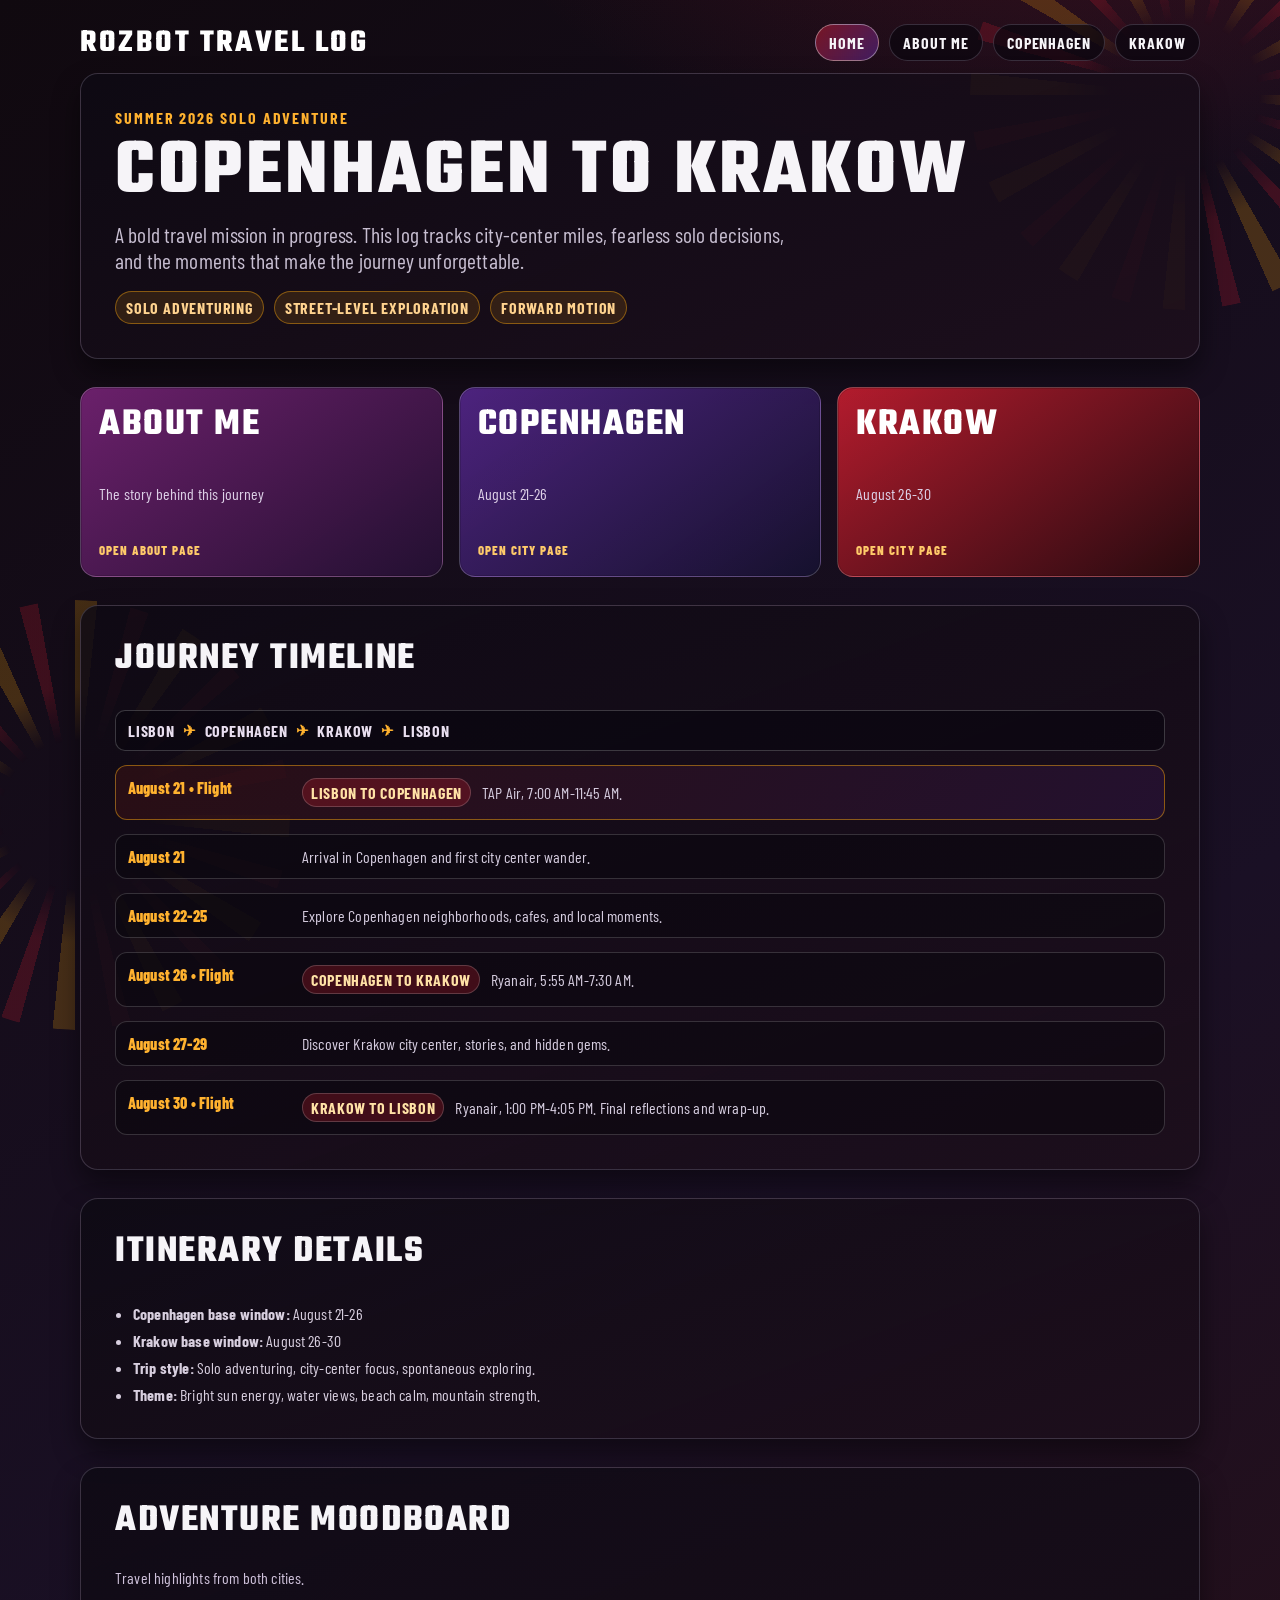
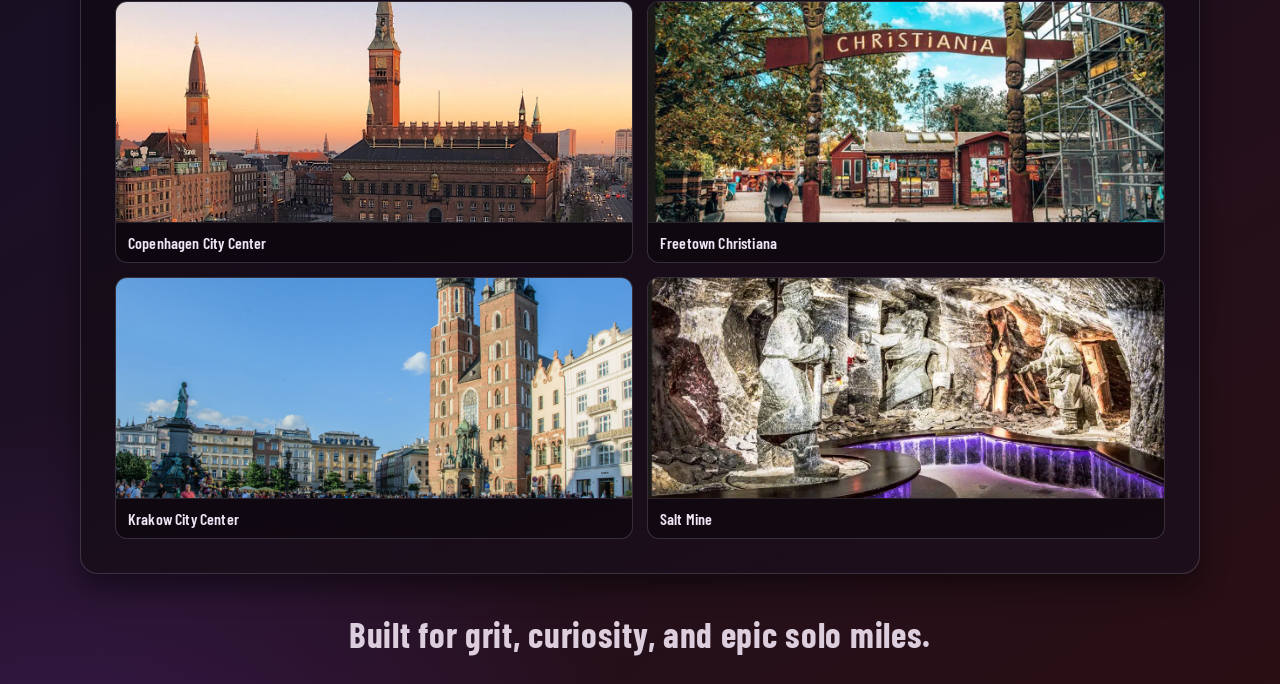
<file: index.html>
<!doctype html>
<html lang="en">
<head>
	<meta charset="UTF-8" />
	<meta name="viewport" content="width=device-width, initial-scale=1.0" />
	<title>Solo Adventure Route: Copenhagen to Krakow</title>
	<link rel="preconnect" href="https://fonts.googleapis.com" />
	<link rel="preconnect" href="https://fonts.gstatic.com" crossorigin />
	<link href="https://fonts.googleapis.com/css2?family=Barlow+Condensed:wght@400;500;600;700&family=Teko:wght@500;700&display=swap" rel="stylesheet" />
	<link rel="stylesheet" href="styles.css" />
</head>
<body>
	<div class="bg-shape bg-shape-a"></div>
	<div class="bg-shape bg-shape-b"></div>

	<header class="site-header">
		<div class="brand">ROZBOT TRAVEL LOG</div>
		<nav>
			<a href="index.html" class="nav-link active">Home</a>
			<a href="about.html" class="nav-link">About Me</a>
			<a href="copenhagen.html" class="nav-link">Copenhagen</a>
			<a href="krakow.html" class="nav-link">Krakow</a>
		</nav>
	</header>

	<main class="container">
		<section class="hero reveal reveal-1">
			<p class="eyebrow">Summer 2026 Solo Adventure</p>
			<h1>Copenhagen to Krakow</h1>
			<p class="lead">
				A bold travel mission in progress. This log tracks city-center miles,
				fearless solo decisions, and the moments that make the journey unforgettable.
			</p>
			<div class="chip-row">
				<span class="chip">Solo Adventuring</span>
				<span class="chip">Street-Level Exploration</span>
				<span class="chip">Forward Motion</span>
			</div>
		</section>

		<section class="cards reveal reveal-2">
			<a class="city-card card-about" href="about.html">
				<h2>About Me</h2>
				<p>The story behind this journey</p>
				<span>Open about page</span>
			</a>
			<a class="city-card card-copenhagen" href="copenhagen.html">
				<h2>Copenhagen</h2>
				<p>August 21-26</p>
				<span>Open city page</span>
			</a>
			<a class="city-card card-krakow" href="krakow.html">
				<h2>Krakow</h2>
				<p>August 26-30</p>
				<span>Open city page</span>
			</a>
		</section>

		<section class="timeline reveal reveal-3">
			<h2>Journey Timeline</h2>
			<div class="plane-line" aria-hidden="true">
				<span>Lisbon</span>
				<span class="plane">✈</span>
				<span>Copenhagen</span>
				<span class="plane">✈</span>
				<span>Krakow</span>
				<span class="plane">✈</span>
				<span>Lisbon</span>
			</div>
			<ol>
				<li class="flight-event">
					<div class="date">August 21 • Flight</div>
					<div class="event">
						<span class="flight-pill">Lisbon to Copenhagen</span>
						TAP Air, 7:00 AM-11:45 AM.
					</div>
				</li>
				<li>
					<div class="date">August 21</div>
					<div class="event">Arrival in Copenhagen and first city center wander.</div>
				</li>
				<li>
					<div class="date">August 22-25</div>
					<div class="event">Explore Copenhagen neighborhoods, cafes, and local moments.</div>
				</li>
				<li>
					<div class="date">August 26 • Flight</div>
					<div class="event">
						<span class="flight-pill">Copenhagen to Krakow</span>
						Ryanair, 5:55 AM-7:30 AM.
					</div>
				</li>
				<li>
					<div class="date">August 27-29</div>
					<div class="event">Discover Krakow city center, stories, and hidden gems.</div>
				</li>
				<li>
					<div class="date">August 30 • Flight</div>
					<div class="event">
						<span class="flight-pill">Krakow to Lisbon</span>
						Ryanair, 1:00 PM-4:05 PM. Final reflections and wrap-up.
					</div>
				</li>
			</ol>
		</section>

		<section class="highlights reveal reveal-3">
			<h2>Itinerary Details</h2>
			<ul>
				<li><strong>Copenhagen base window:</strong> August 21-26</li>
				<li><strong>Krakow base window:</strong> August 26-30</li>
				<li><strong>Trip style:</strong> Solo adventuring, city-center focus, spontaneous exploring.</li>
				<li><strong>Theme:</strong> Bright sun energy, water views, beach calm, mountain strength.</li>
			</ul>
		</section>

		<section class="scenes reveal reveal-3">
			<h2>Adventure Moodboard</h2>
			<p class="photo-note">
				Travel highlights from both cities.
			</p>
			<div class="scene-grid">
				<figure class="scene-card">
					<img src="images/copenhagenCityHall.png" alt="Copenhagen city center" />
					<figcaption>Copenhagen City Center</figcaption>
				</figure>
				<figure class="scene-card">
					<img src="images/CopenhagenChristiana.png" alt="Freetown Christiana" />
					<figcaption>Freetown Christiana</figcaption>
				</figure>
				<figure class="scene-card">
					<img src="images/KrakowCityCenter.png" alt="Krakow city center" />
					<figcaption>Krakow City Center</figcaption>
				</figure>
				<figure class="scene-card">
					<img src="images/krakowSaltMine.png" alt="Krakow salt mine" />
					<figcaption>Salt Mine</figcaption>
				</figure>
			</div>
		</section>
	</main>

	<footer class="site-footer">
		<p>Built for grit, curiosity, and epic solo miles.</p>
	</footer>
</body>
</html>
</file>
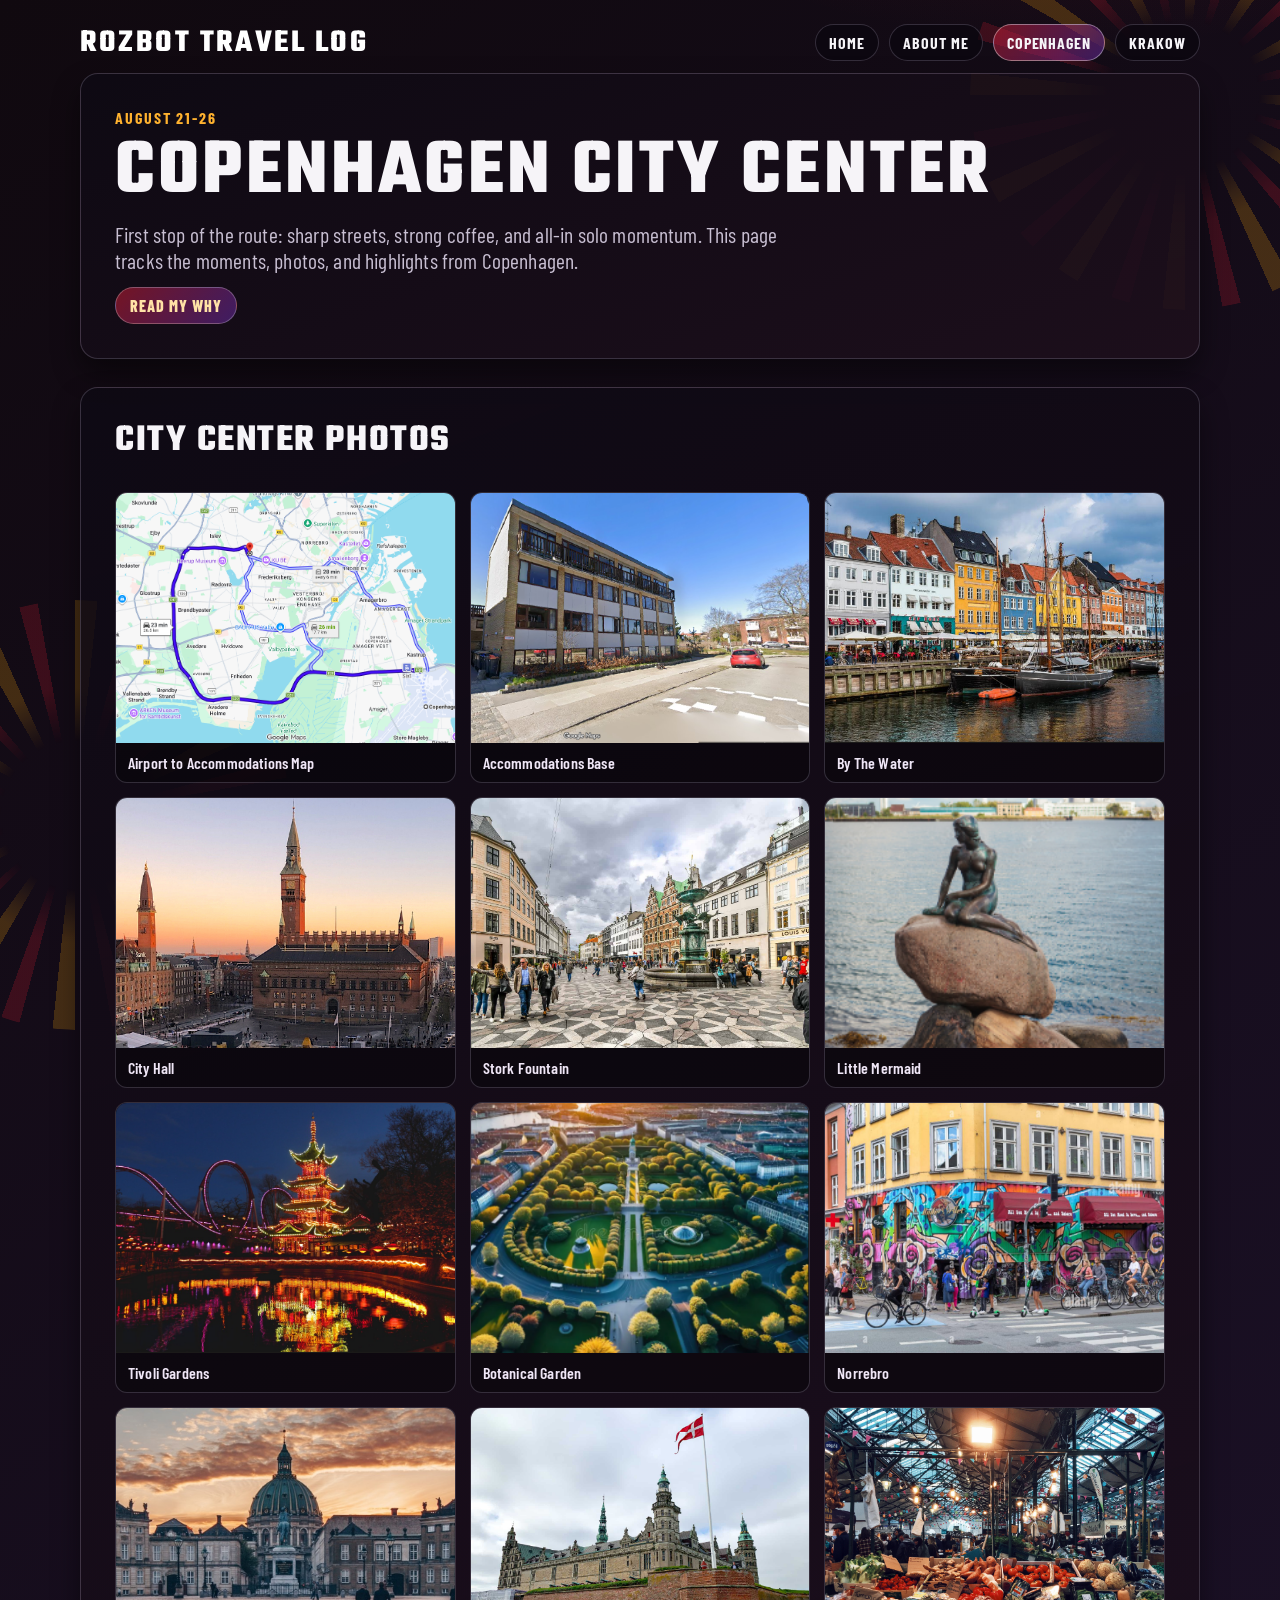
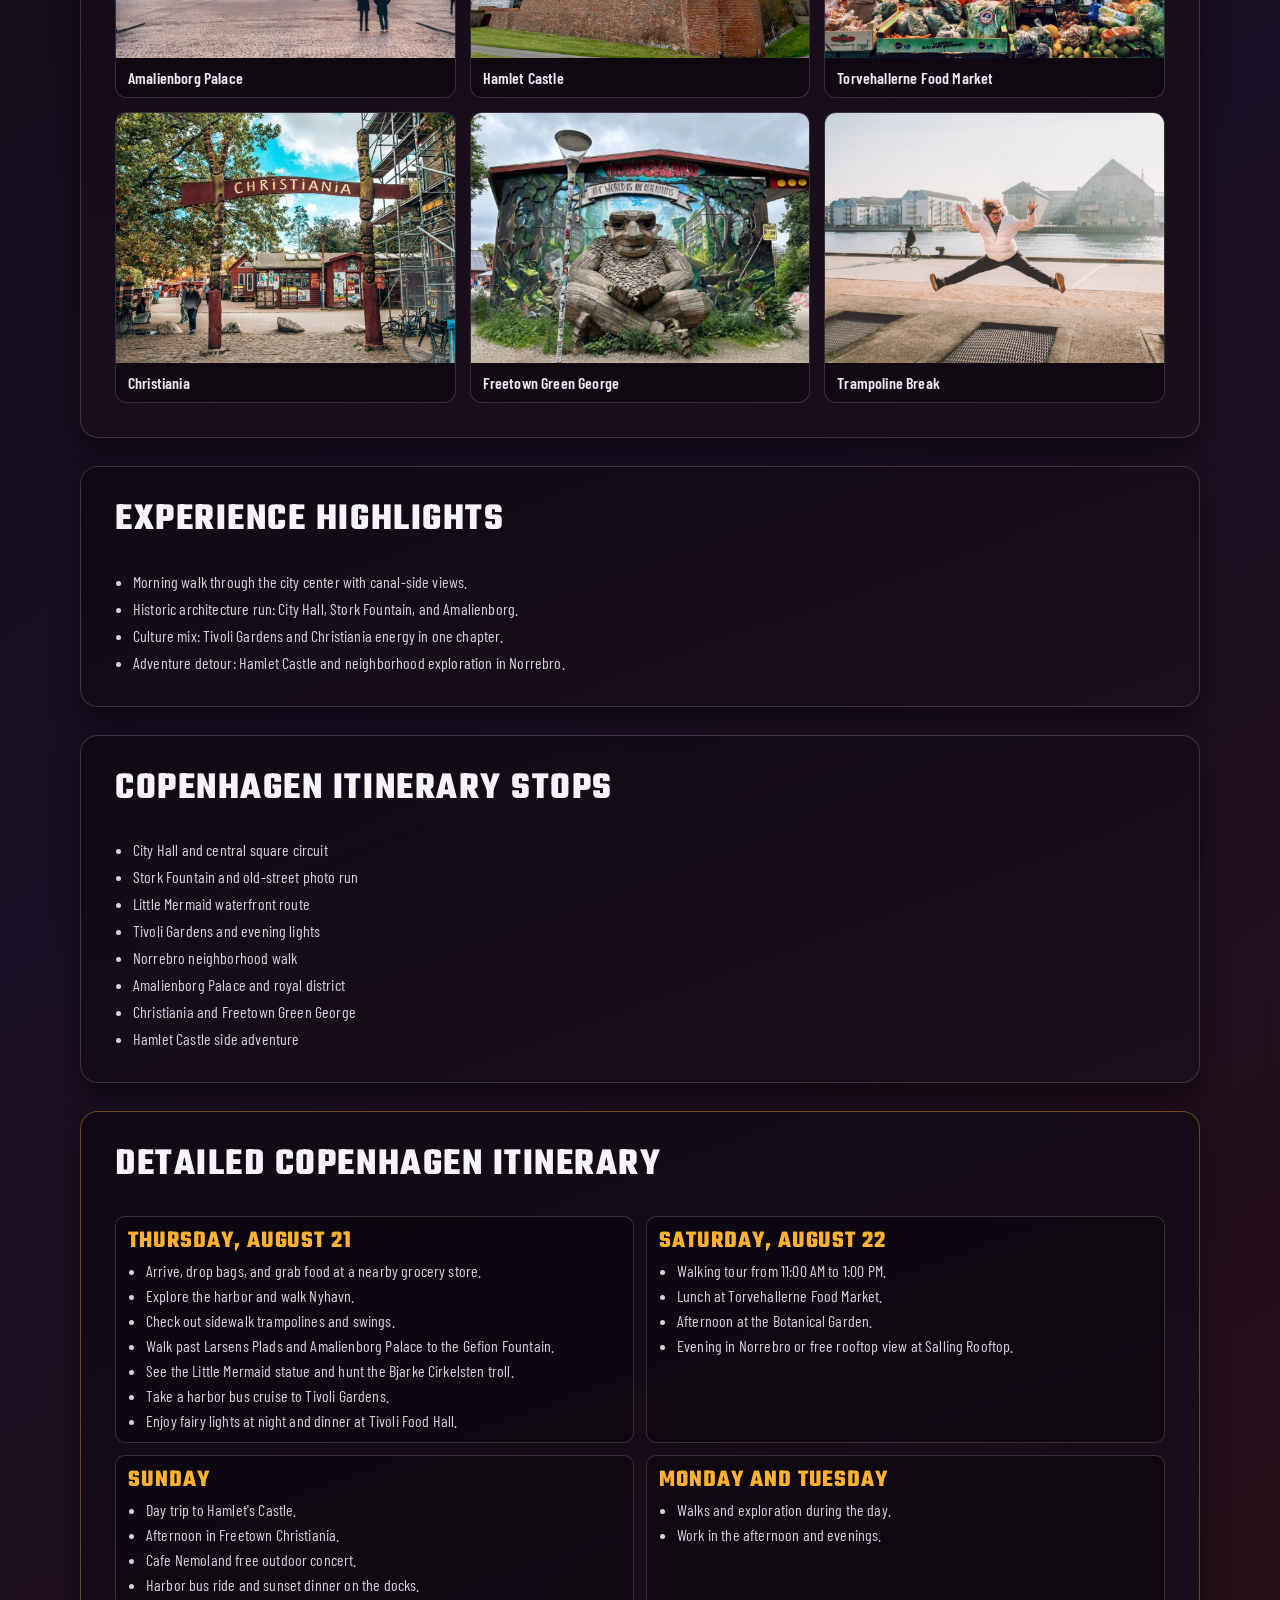
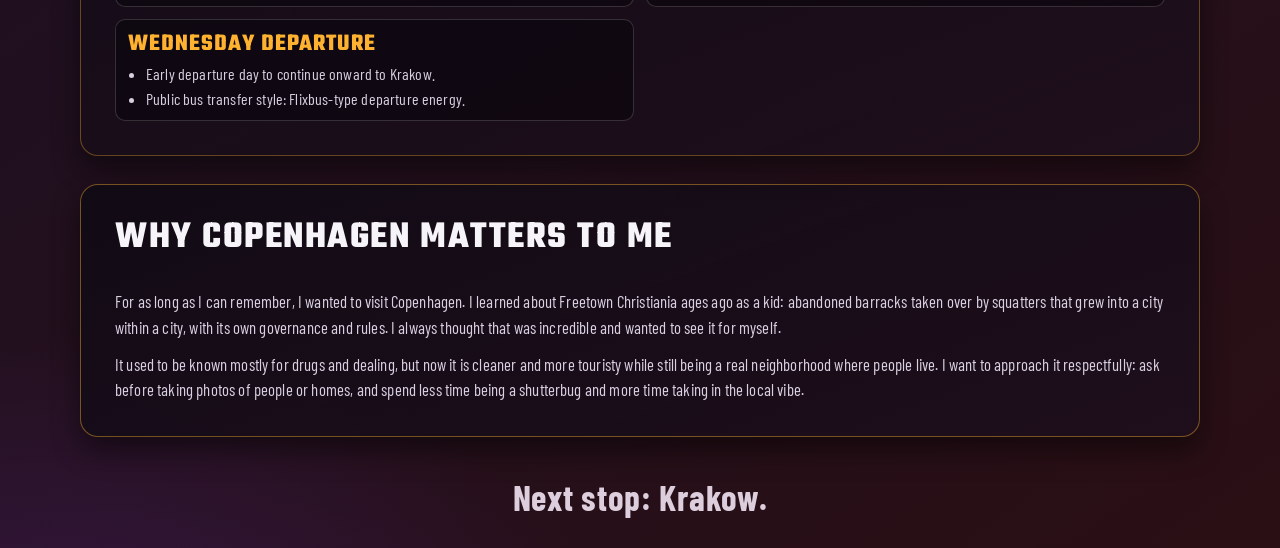
<file: copenhagen.html>
<!doctype html>
<html lang="en">
<head>
  <meta charset="UTF-8" />
  <meta name="viewport" content="width=device-width, initial-scale=1.0" />
  <title>Copenhagen | Solo Adventure</title>
  <link rel="preconnect" href="https://fonts.googleapis.com" />
  <link rel="preconnect" href="https://fonts.gstatic.com" crossorigin />
  <link href="https://fonts.googleapis.com/css2?family=Barlow+Condensed:wght@400;500;600;700&family=Teko:wght@500;700&display=swap" rel="stylesheet" />
  <link rel="stylesheet" href="styles.css" />
</head>
<body>
  <div class="bg-shape bg-shape-a"></div>
  <div class="bg-shape bg-shape-b"></div>

  <header class="site-header">
    <div class="brand">ROZBOT TRAVEL LOG</div>
    <nav>
      <a href="index.html" class="nav-link">Home</a>
      <a href="about.html" class="nav-link">About Me</a>
      <a href="copenhagen.html" class="nav-link active">Copenhagen</a>
      <a href="krakow.html" class="nav-link">Krakow</a>
    </nav>
  </header>

  <main class="container">
    <section class="hero reveal reveal-1">
      <p class="eyebrow">August 21-26</p>
      <h1>Copenhagen City Center</h1>
      <p class="lead">
        First stop of the route: sharp streets, strong coffee, and all-in solo momentum.
        This page tracks the moments, photos, and highlights from Copenhagen.
      </p>
      <p class="jump-row">
        <a href="#why-copenhagen" class="jump-link">Read My Why</a>
      </p>
    </section>

    <section class="photo-grid reveal reveal-2">
      <h2>City Center Photos</h2>
      <div class="gallery">
        <figure>
          <img src="images/CopenhagenLocation-1.png" alt="Copenhagen location view" onerror="this.style.display='none'; this.parentElement.classList.add('empty-photo');" />
          <figcaption>Airport to Accommodations Map</figcaption>
        </figure>
        <figure>
          <img src="images/CopenhagenStreetView-2.png" alt="Copenhagen street scene" onerror="this.style.display='none'; this.parentElement.classList.add('empty-photo');" />
          <figcaption>Accommodations Base</figcaption>
        </figure>
        <figure>
          <img src="images/CopenhagenByTheWater.png" alt="Copenhagen by the water" onerror="this.style.display='none'; this.parentElement.classList.add('empty-photo');" />
          <figcaption>By The Water</figcaption>
        </figure>
        <figure>
          <img src="images/copenhagenCityHall.png" alt="Copenhagen City Hall" onerror="this.style.display='none'; this.parentElement.classList.add('empty-photo');" />
          <figcaption>City Hall</figcaption>
        </figure>
        <figure>
          <img src="images/CopenhagenStorkFountain.png" alt="Copenhagen Stork Fountain" onerror="this.style.display='none'; this.parentElement.classList.add('empty-photo');" />
          <figcaption>Stork Fountain</figcaption>
        </figure>
        <figure>
          <img src="images/CopenhagenLittleMermaid.png" alt="The Little Mermaid in Copenhagen" onerror="this.style.display='none'; this.parentElement.classList.add('empty-photo');" />
          <figcaption>Little Mermaid</figcaption>
        </figure>
        <figure>
          <img src="images/CopenhagenTivoliGardens.png" alt="Tivoli Gardens in Copenhagen" onerror="this.style.display='none'; this.parentElement.classList.add('empty-photo');" />
          <figcaption>Tivoli Gardens</figcaption>
        </figure>
        <figure>
          <img src="images/CopenhagenBotanicalGarden.png" alt="Copenhagen Botanical Garden" onerror="this.style.display='none'; this.parentElement.classList.add('empty-photo');" />
          <figcaption>Botanical Garden</figcaption>
        </figure>
        <figure>
          <img src="images/copenhagenNorrebro.png" alt="Norrebro in Copenhagen" onerror="this.style.display='none'; this.parentElement.classList.add('empty-photo');" />
          <figcaption>Norrebro</figcaption>
        </figure>
        <figure>
          <img src="images/copenhagenAmalienborgPalace.png" alt="Amalienborg Palace in Copenhagen" onerror="this.style.display='none'; this.parentElement.classList.add('empty-photo');" />
          <figcaption>Amalienborg Palace</figcaption>
        </figure>
        <figure>
          <img src="images/CopenhagenHamletCastle.png" alt="Hamlet Castle trip" onerror="this.style.display='none'; this.parentElement.classList.add('empty-photo');" />
          <figcaption>Hamlet Castle</figcaption>
        </figure>
        <figure>
          <img src="images/copenhagen-torvehallerne food market.png" alt="Torvehallerne Food Market in Copenhagen" onerror="this.style.display='none'; this.parentElement.classList.add('empty-photo');" />
          <figcaption>Torvehallerne Food Market</figcaption>
        </figure>
        <figure>
          <img src="images/CopenhagenChristiana.png" alt="Christiania in Copenhagen" onerror="this.style.display='none'; this.parentElement.classList.add('empty-photo');" />
          <figcaption>Christiania</figcaption>
        </figure>
        <figure>
          <img src="images/CopenhagenFreeTownGreenGeorge.png" alt="Freetown Green George area" onerror="this.style.display='none'; this.parentElement.classList.add('empty-photo');" />
          <figcaption>Freetown Green George</figcaption>
        </figure>
        <figure>
          <img src="images/copenhagentrampoline.png" alt="Copenhagen trampoline moment" onerror="this.style.display='none'; this.parentElement.classList.add('empty-photo');" />
          <figcaption>Trampoline Break</figcaption>
        </figure>
      </div>
    </section>

    <section class="highlights reveal reveal-3">
      <h2>Experience Highlights</h2>
      <ul>
        <li>Morning walk through the city center with canal-side views.</li>
        <li>Historic architecture run: City Hall, Stork Fountain, and Amalienborg.</li>
        <li>Culture mix: Tivoli Gardens and Christiania energy in one chapter.</li>
        <li>Adventure detour: Hamlet Castle and neighborhood exploration in Norrebro.</li>
      </ul>
    </section>

		<section class="highlights reveal reveal-3">
			<h2>Copenhagen Itinerary Stops</h2>
			<ul>
        <li>City Hall and central square circuit</li>
        <li>Stork Fountain and old-street photo run</li>
        <li>Little Mermaid waterfront route</li>
        <li>Tivoli Gardens and evening lights</li>
        <li>Norrebro neighborhood walk</li>
        <li>Amalienborg Palace and royal district</li>
        <li>Christiania and Freetown Green George</li>
        <li>Hamlet Castle side adventure</li>
			</ul>
		</section>

    <section class="highlights reveal reveal-3 itinerary-block">
      <h2>Detailed Copenhagen Itinerary</h2>
      <div class="itinerary-days">
        <article class="itinerary-day">
          <h3>Thursday, August 21</h3>
          <ul>
            <li>Arrive, drop bags, and grab food at a nearby grocery store.</li>
            <li>Explore the harbor and walk Nyhavn.</li>
            <li>Check out sidewalk trampolines and swings.</li>
            <li>Walk past Larsens Plads and Amalienborg Palace to the Gefion Fountain.</li>
            <li>See the Little Mermaid statue and hunt the Bjarke Cirkelsten troll.</li>
            <li>Take a harbor bus cruise to Tivoli Gardens.</li>
            <li>Enjoy fairy lights at night and dinner at Tivoli Food Hall.</li>
          </ul>
        </article>

        <article class="itinerary-day">
          <h3>Saturday, August 22</h3>
          <ul>
            <li>Walking tour from 11:00 AM to 1:00 PM.</li>
            <li>Lunch at Torvehallerne Food Market.</li>
            <li>Afternoon at the Botanical Garden.</li>
            <li>Evening in Norrebro or free rooftop view at Salling Rooftop.</li>
          </ul>
        </article>

        <article class="itinerary-day">
          <h3>Sunday</h3>
          <ul>
            <li>Day trip to Hamlet's Castle.</li>
            <li>Afternoon in Freetown Christiania.</li>
            <li>Cafe Nemoland free outdoor concert.</li>
            <li>Harbor bus ride and sunset dinner on the docks.</li>
          </ul>
        </article>

        <article class="itinerary-day">
          <h3>Monday and Tuesday</h3>
          <ul>
            <li>Walks and exploration during the day.</li>
            <li>Work in the afternoon and evenings.</li>
          </ul>
        </article>

        <article class="itinerary-day">
          <h3>Wednesday Departure</h3>
          <ul>
            <li>Early departure day to continue onward to Krakow.</li>
            <li>Public bus transfer style: Flixbus-type departure energy.</li>
          </ul>
        </article>
      </div>
    </section>

    <section id="why-copenhagen" class="highlights reveal reveal-3 personal-note-block">
      <h2>Why Copenhagen Matters To Me</h2>
      <div class="personal-note">
        <p>
          For as long as I can remember, I wanted to visit Copenhagen. I learned about
          Freetown Christiania ages ago as a kid: abandoned barracks taken over by
          squatters that grew into a city within a city, with its own governance and
          rules. I always thought that was incredible and wanted to see it for myself.
        </p>
        <p>
          It used to be known mostly for drugs and dealing, but now it is cleaner and
          more touristy while still being a real neighborhood where people live. I want
          to approach it respectfully: ask before taking photos of people or homes, and
          spend less time being a shutterbug and more time taking in the local vibe.
        </p>
      </div>
    </section>
  </main>

  <footer class="site-footer">
    <p>Next stop: Krakow.</p>
  </footer>
</body>
</html>
</file>
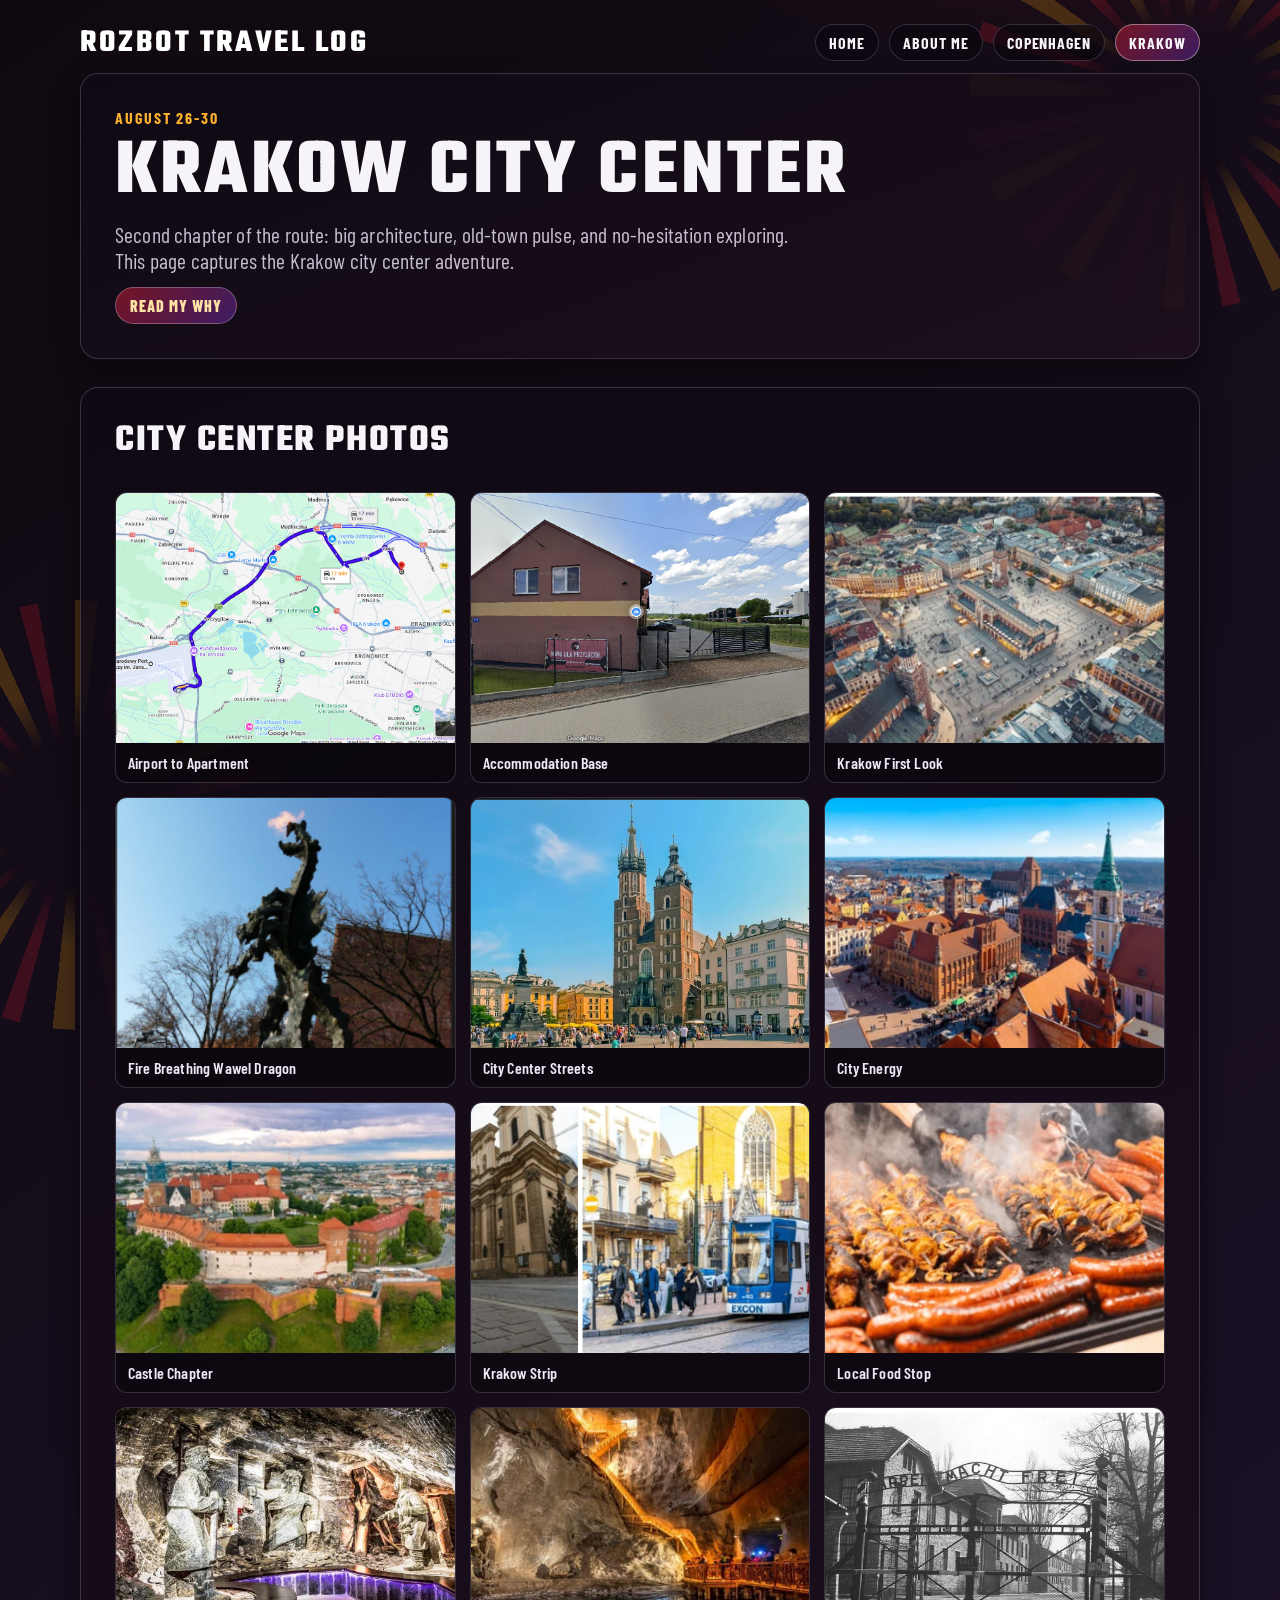
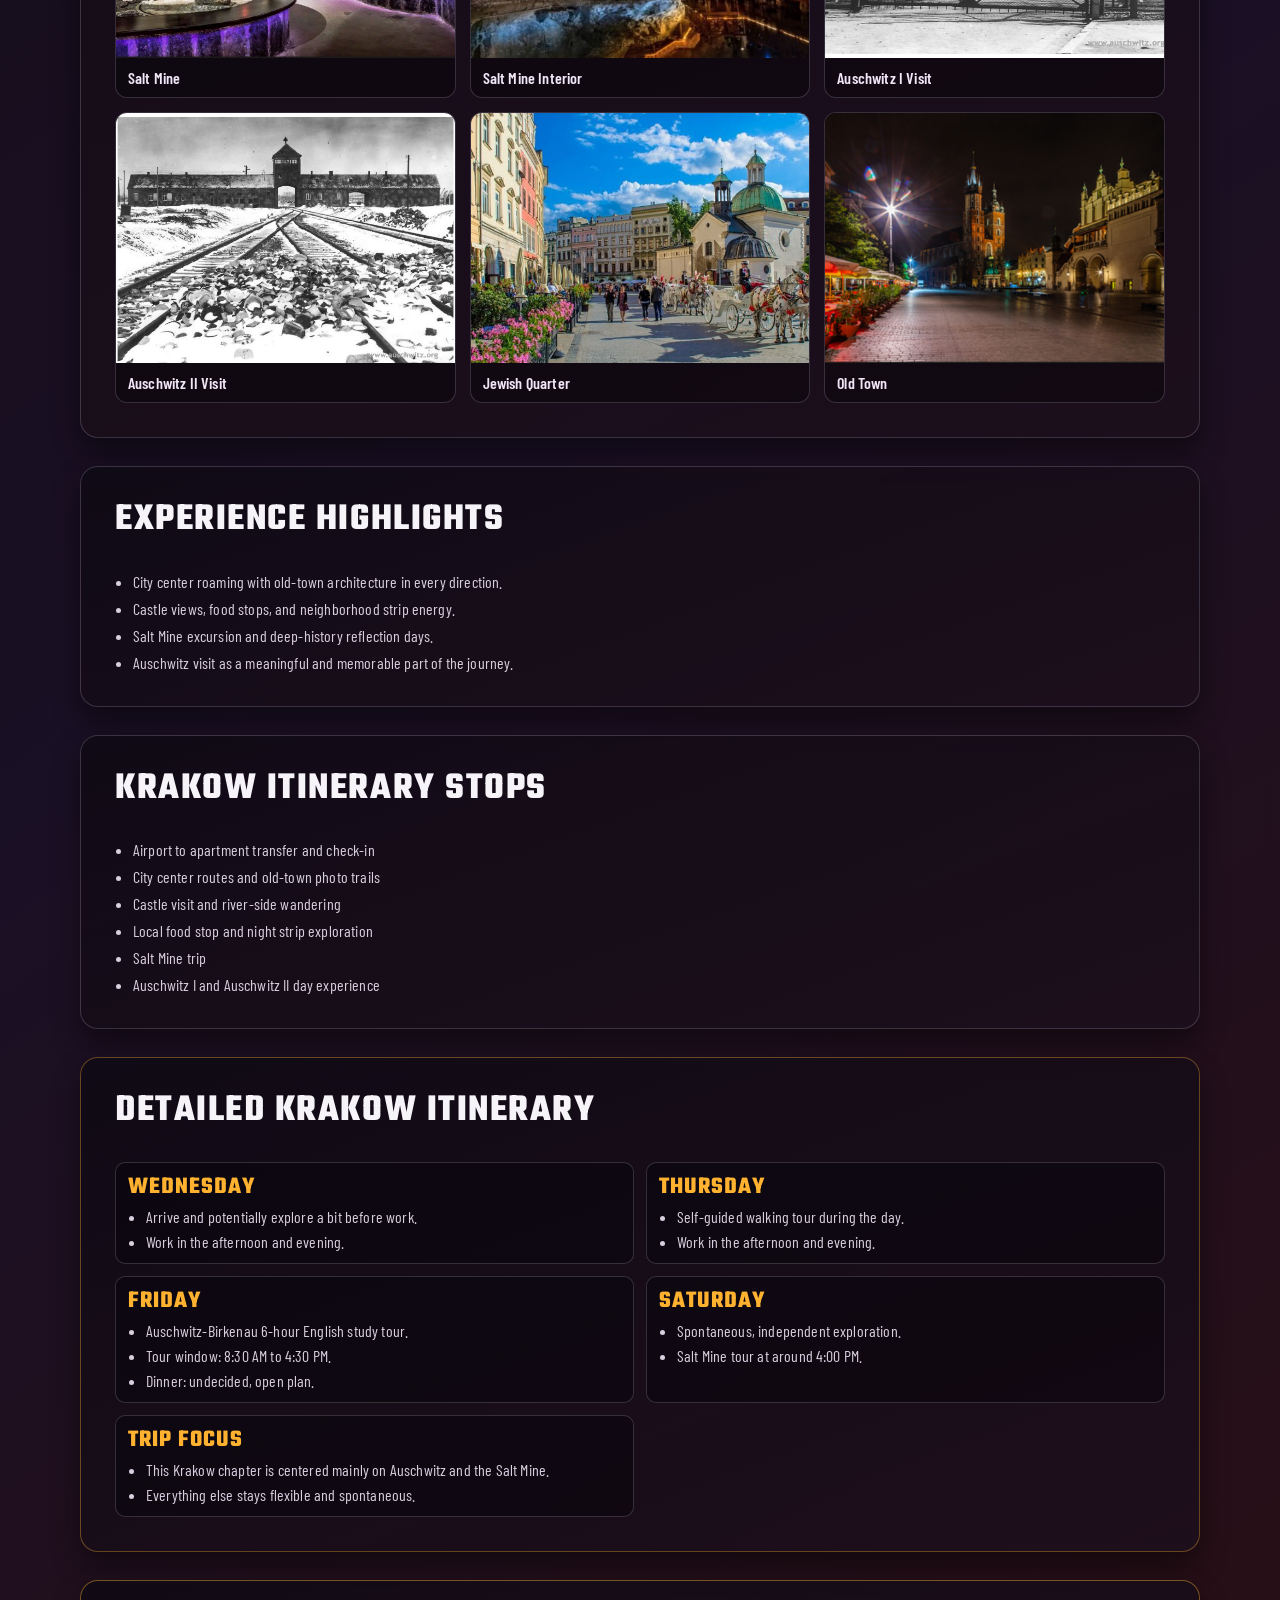
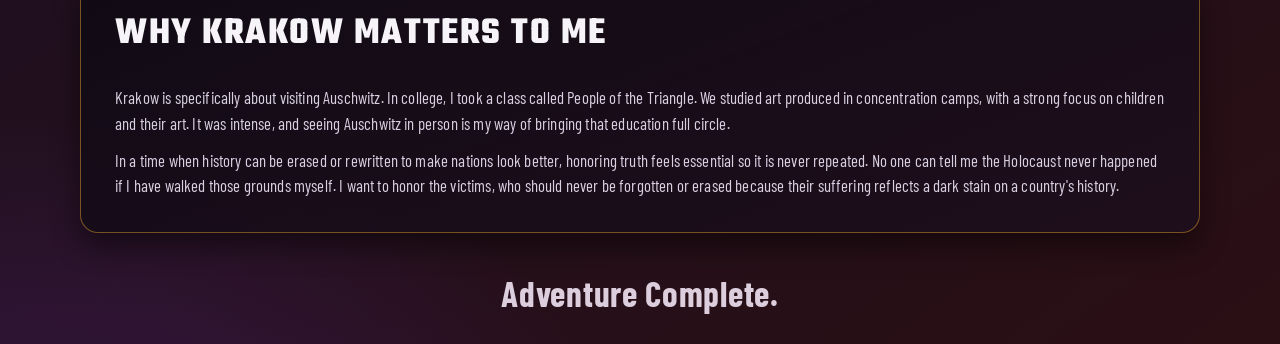
<file: krakow.html>
<!doctype html>
<html lang="en">
<head>
  <meta charset="UTF-8" />
  <meta name="viewport" content="width=device-width, initial-scale=1.0" />
  <title>Krakow | Solo Adventure</title>
  <link rel="preconnect" href="https://fonts.googleapis.com" />
  <link rel="preconnect" href="https://fonts.gstatic.com" crossorigin />
  <link href="https://fonts.googleapis.com/css2?family=Barlow+Condensed:wght@400;500;600;700&family=Teko:wght@500;700&display=swap" rel="stylesheet" />
  <link rel="stylesheet" href="styles.css" />
</head>
<body>
  <div class="bg-shape bg-shape-a"></div>
  <div class="bg-shape bg-shape-b"></div>

  <header class="site-header">
    <div class="brand">ROZBOT TRAVEL LOG</div>
    <nav>
      <a href="index.html" class="nav-link">Home</a>
      <a href="about.html" class="nav-link">About Me</a>
      <a href="copenhagen.html" class="nav-link">Copenhagen</a>
      <a href="krakow.html" class="nav-link active">Krakow</a>
    </nav>
  </header>

  <main class="container">
    <section class="hero reveal reveal-1">
      <p class="eyebrow">August 26-30</p>
      <h1>Krakow City Center</h1>
      <p class="lead">
        Second chapter of the route: big architecture, old-town pulse, and no-hesitation exploring.
        This page captures the Krakow city center adventure.
      </p>
      <p class="jump-row">
        <a href="#why-krakow" class="jump-link">Read My Why</a>
      </p>
    </section>

    <section class="photo-grid reveal reveal-2">
      <h2>City Center Photos</h2>
      <div class="gallery">
        <figure>
          <img src="images/krakowAirportToApartment.png" alt="Krakow airport to apartment route" onerror="this.style.display='none'; this.parentElement.classList.add('empty-photo');" />
          <figcaption>Airport to Apartment</figcaption>
        </figure>
        <figure>
          <img src="images/KrakowAccommodations.png" alt="Krakow accommodation" onerror="this.style.display='none'; this.parentElement.classList.add('empty-photo');" />
          <figcaption>Accommodation Base</figcaption>
        </figure>
        <figure>
          <img src="images/krakow.png" alt="Krakow overview" onerror="this.style.display='none'; this.parentElement.classList.add('empty-photo');" />
          <figcaption>Krakow First Look</figcaption>
        </figure>
        <figure>
          <img src="images/karkowDragon.png" alt="Krakow dragon statue" onerror="this.style.display='none'; this.parentElement.classList.add('empty-photo');" />
          <figcaption>Fire Breathing Wawel Dragon</figcaption>
        </figure>
        <figure>
          <img src="images/KrakowCityCenter2.png" alt="Krakow city center second view" onerror="this.style.display='none'; this.parentElement.classList.add('empty-photo');" />
          <figcaption>City Center Streets</figcaption>
        </figure>
        <figure>
          <img src="images/KrakowCity3.png" alt="Krakow city scene" onerror="this.style.display='none'; this.parentElement.classList.add('empty-photo');" />
          <figcaption>City Energy</figcaption>
        </figure>
        <figure>
          <img src="images/krakowcastle.png" alt="Krakow castle" onerror="this.style.display='none'; this.parentElement.classList.add('empty-photo');" />
          <figcaption>Castle Chapter</figcaption>
        </figure>
        <figure>
          <img src="images/krakowStrip.png" alt="Krakow strip and nightlife zone" onerror="this.style.display='none'; this.parentElement.classList.add('empty-photo');" />
          <figcaption>Krakow Strip</figcaption>
        </figure>
        <figure>
          <img src="images/krakowsausages.png" alt="Krakow local food sausages" onerror="this.style.display='none'; this.parentElement.classList.add('empty-photo');" />
          <figcaption>Local Food Stop</figcaption>
        </figure>
        <figure>
          <img src="images/krakowSaltMine.png" alt="Krakow Salt Mine" onerror="this.style.display='none'; this.parentElement.classList.add('empty-photo');" />
          <figcaption>Salt Mine</figcaption>
        </figure>
        <figure>
          <img src="images/krakowSaltMine2.png" alt="Krakow Salt Mine second view" onerror="this.style.display='none'; this.parentElement.classList.add('empty-photo');" />
          <figcaption>Salt Mine Interior</figcaption>
        </figure>
        <figure>
          <img src="images/KrakowAuschwitzI.png" alt="Auschwitz visit, Krakow trip" onerror="this.style.display='none'; this.parentElement.classList.add('empty-photo');" />
          <figcaption>Auschwitz I Visit</figcaption>
        </figure>
        <figure>
          <img src="images/KrakowAuschwitzII.png" alt="Auschwitz second visit, Krakow trip" onerror="this.style.display='none'; this.parentElement.classList.add('empty-photo');" />
          <figcaption>Auschwitz II Visit</figcaption>
        </figure>
        <figure>
          <img src="images/krakow-jewishquarter.png" alt="Krakow Jewish Quarter" onerror="this.style.display='none'; this.parentElement.classList.add('empty-photo');" />
          <figcaption>Jewish Quarter</figcaption>
        </figure>
        <figure>
          <img src="images/krakow-oldtown.png" alt="Krakow Old Town" onerror="this.style.display='none'; this.parentElement.classList.add('empty-photo');" />
          <figcaption>Old Town</figcaption>
        </figure>
      </div>
    </section>

    <section class="highlights reveal reveal-3">
      <h2>Experience Highlights</h2>
      <ul>
        <li>City center roaming with old-town architecture in every direction.</li>
        <li>Castle views, food stops, and neighborhood strip energy.</li>
        <li>Salt Mine excursion and deep-history reflection days.</li>
        <li>Auschwitz visit as a meaningful and memorable part of the journey.</li>
      </ul>
    </section>

		<section class="highlights reveal reveal-3">
			<h2>Krakow Itinerary Stops</h2>
			<ul>
        <li>Airport to apartment transfer and check-in</li>
        <li>City center routes and old-town photo trails</li>
        <li>Castle visit and river-side wandering</li>
        <li>Local food stop and night strip exploration</li>
        <li>Salt Mine trip</li>
        <li>Auschwitz I and Auschwitz II day experience</li>
			</ul>
		</section>

    <section class="highlights reveal reveal-3 itinerary-block">
      <h2>Detailed Krakow Itinerary</h2>
      <div class="itinerary-days">
        <article class="itinerary-day">
          <h3>Wednesday</h3>
          <ul>
            <li>Arrive and potentially explore a bit before work.</li>
            <li>Work in the afternoon and evening.</li>
          </ul>
        </article>

        <article class="itinerary-day">
          <h3>Thursday</h3>
          <ul>
            <li>Self-guided walking tour during the day.</li>
            <li>Work in the afternoon and evening.</li>
          </ul>
        </article>

        <article class="itinerary-day">
          <h3>Friday</h3>
          <ul>
            <li>Auschwitz-Birkenau 6-hour English study tour.</li>
            <li>Tour window: 8:30 AM to 4:30 PM.</li>
            <li>Dinner: undecided, open plan.</li>
          </ul>
        </article>

        <article class="itinerary-day">
          <h3>Saturday</h3>
          <ul>
            <li>Spontaneous, independent exploration.</li>
            <li>Salt Mine tour at around 4:00 PM.</li>
          </ul>
        </article>

        <article class="itinerary-day">
          <h3>Trip Focus</h3>
          <ul>
            <li>This Krakow chapter is centered mainly on Auschwitz and the Salt Mine.</li>
            <li>Everything else stays flexible and spontaneous.</li>
          </ul>
        </article>
      </div>
    </section>

    <section id="why-krakow" class="highlights reveal reveal-3 personal-note-block">
      <h2>Why Krakow Matters To Me</h2>
      <div class="personal-note">
        <p>
          Krakow is specifically about visiting Auschwitz. In college, I took a class
          called People of the Triangle. We studied art produced in concentration camps,
          with a strong focus on children and their art. It was intense, and seeing
          Auschwitz in person is my way of bringing that education full circle.
        </p>
        <p>
          In a time when history can be erased or rewritten to make nations look better,
          honoring truth feels essential so it is never repeated. No one can tell me the
          Holocaust never happened if I have walked those grounds myself. I want to honor
          the victims, who should never be forgotten or erased because their suffering
          reflects a dark stain on a country's history.
        </p>
      </div>
    </section>
  </main>

  <footer class="site-footer">
    <p>Adventure Complete.</p>
  </footer>
</body>
</html>
</file>
<file: styles.css>
:root {
  --bg-1: #10090f;
  --bg-2: #1a1025;
  --bg-3: #2a0f14;
  --ink: #f6f4f8;
  --muted: #c8bfd2;
  --accent-red: #cf1f31;
  --accent-purple: #5d2a9b;
  --accent-gold: #f2a30f;
  --panel: rgba(14, 10, 20, 0.84);
  --panel-2: rgba(29, 15, 28, 0.9);
  --border: rgba(234, 218, 255, 0.18);
  --shadow: rgba(0, 0, 0, 0.45);
}

* {
  box-sizing: border-box;
}

body {
  margin: 0;
  font-family: "Barlow Condensed", "Segoe UI", sans-serif;
  color: var(--ink);
  background:
    radial-gradient(1100px 700px at 85% -10%, rgba(207, 31, 49, 0.24), transparent 60%),
    radial-gradient(1000px 700px at 5% 105%, rgba(93, 42, 155, 0.35), transparent 58%),
    linear-gradient(145deg, var(--bg-1), var(--bg-2) 55%, var(--bg-3));
  min-height: 100vh;
  overflow-x: hidden;
  letter-spacing: 0.01em;
  scroll-behavior: smooth;
}

body::before,
body::after {
  content: "";
  position: fixed;
  width: 430px;
  height: 430px;
  z-index: -1;
  opacity: 0.34;
  border-radius: 50%;
  background:
    repeating-conic-gradient(
      from 0deg,
      rgba(242, 163, 15, 0.65) 0deg 6deg,
      rgba(242, 163, 15, 0) 6deg 15deg,
      rgba(207, 31, 49, 0.65) 15deg 20deg,
      rgba(93, 42, 155, 0) 20deg 30deg
    );
  mask-image: radial-gradient(circle at center, transparent 0 24%, #000 42%);
  animation: spinSpiral 24s linear infinite;
}

body::before {
  top: -120px;
  right: -120px;
}

body::after {
  left: -140px;
  bottom: -130px;
  animation-duration: 28s;
  animation-direction: reverse;
}

.bg-shape {
  display: none;
}

.site-header {
  width: min(1120px, 92%);
  margin: 24px auto 12px;
  display: flex;
  justify-content: space-between;
  align-items: center;
  gap: 16px;
}

.brand {
  font-family: "Teko", Impact, sans-serif;
  font-size: 2rem;
  line-height: 1;
  letter-spacing: 0.08em;
  font-weight: 700;
  color: #fff;
  text-transform: uppercase;
}

nav {
  display: flex;
  gap: 10px;
  flex-wrap: wrap;
}

.nav-link {
  text-decoration: none;
  color: var(--ink);
  border: 1px solid var(--border);
  background: rgba(10, 7, 15, 0.7);
  padding: 8px 13px;
  border-radius: 999px;
  font-weight: 700;
  text-transform: uppercase;
  letter-spacing: 0.06em;
  transition: border-color 0.2s ease, background-color 0.2s ease;
}

.nav-link.active,
.nav-link:hover {
  background: linear-gradient(130deg, rgba(207, 31, 49, 0.5), rgba(93, 42, 155, 0.55));
  border-color: rgba(255, 255, 255, 0.4);
}

.container {
  width: min(1120px, 92%);
  margin: 12px auto 40px;
  display: grid;
  gap: 28px;
}

.hero,
.timeline,
.photo-grid,
.highlights,
.scenes {
  border: 1px solid var(--border);
  background: linear-gradient(160deg, var(--panel), var(--panel-2));
  border-radius: 18px;
  padding: clamp(18px, 3vw, 34px);
  box-shadow: 0 14px 28px var(--shadow);
}

.eyebrow {
  display: inline-block;
  margin: 0 0 8px;
  font-weight: 700;
  text-transform: uppercase;
  letter-spacing: 0.12em;
  color: #ffb22f;
}

h1,
h2 {
  font-family: "Teko", Impact, sans-serif;
  text-transform: uppercase;
  letter-spacing: 0.04em;
  margin-top: 0;
}

h1 {
  font-size: clamp(2.5rem, 7vw, 5rem);
  line-height: 0.95;
  margin-bottom: 10px;
}

h2 {
  font-size: clamp(1.8rem, 4vw, 2.4rem);
  line-height: 1;
}

.lead {
  margin: 0;
  font-size: clamp(1.1rem, 2vw, 1.35rem);
  max-width: 68ch;
  color: var(--muted);
}

.about-hero-layout {
  display: grid;
  grid-template-columns: 1fr minmax(230px, 330px);
  gap: 18px;
  align-items: center;
}

.about-hero-copy {
  min-width: 0;
}

.hero-polaroid {
  margin: 0;
  background: #f8f4ec;
  border: 1px solid rgba(46, 30, 20, 0.24);
  border-radius: 8px;
  padding: 10px 10px 28px;
  transform: rotate(2deg);
  box-shadow: 0 14px 26px rgba(0, 0, 0, 0.34);
}

.hero-polaroid img {
  width: 100%;
  height: 280px;
  object-fit: cover;
  display: block;
  border: 1px solid rgba(35, 24, 17, 0.16);
}

.hero-polaroid figcaption {
  padding: 9px 2px 0;
  color: #3b2e47;
  font-size: 1rem;
  font-weight: 700;
  text-transform: none;
}

.jump-row {
  margin: 14px 0 0;
}

.jump-link {
  display: inline-block;
  text-decoration: none;
  text-transform: uppercase;
  letter-spacing: 0.06em;
  font-weight: 800;
  color: #ffe2a6;
  border: 1px solid rgba(255, 255, 255, 0.26);
  background: linear-gradient(130deg, rgba(207, 31, 49, 0.52), rgba(93, 42, 155, 0.58));
  border-radius: 999px;
  padding: 8px 14px;
  transition: transform 0.2s ease, box-shadow 0.2s ease;
}

.jump-link:hover {
  transform: translateY(-2px);
  box-shadow: 0 8px 18px rgba(0, 0, 0, 0.35);
}

.chip-row {
  margin-top: 18px;
  display: flex;
  flex-wrap: wrap;
  gap: 10px;
}

.chip {
  border: 1px solid rgba(242, 163, 15, 0.45);
  background: rgba(242, 163, 15, 0.13);
  color: #ffd38f;
  padding: 6px 10px;
  border-radius: 999px;
  font-weight: 700;
  text-transform: uppercase;
  letter-spacing: 0.05em;
}

.cards {
  display: grid;
  grid-template-columns: repeat(auto-fit, minmax(220px, 1fr));
  gap: 16px;
}

.city-card {
  border-radius: 16px;
  min-height: 190px;
  padding: 18px;
  text-decoration: none;
  color: #fff;
  border: 1px solid rgba(255, 255, 255, 0.2);
  display: grid;
  align-content: space-between;
  transition: transform 0.22s ease, box-shadow 0.22s ease;
  box-shadow: inset 0 0 0 1px rgba(0, 0, 0, 0.15);
}

.city-card h2,
.city-card p {
  margin: 0;
}

.city-card p {
  color: #ddd0e7;
}

.city-card span {
  font-weight: 800;
  text-transform: uppercase;
  letter-spacing: 0.08em;
  font-size: 0.8rem;
  color: #ffcb6a;
}

.card-copenhagen {
  background: linear-gradient(145deg, rgba(93, 42, 155, 0.78), rgba(22, 18, 48, 0.88));
}

.card-krakow {
  background: linear-gradient(145deg, rgba(207, 31, 49, 0.85), rgba(39, 10, 14, 0.92));
}

.card-about {
  background: linear-gradient(145deg, rgba(122, 36, 122, 0.86), rgba(37, 16, 51, 0.92));
}

.city-card:hover {
  transform: translateY(-4px);
  box-shadow: 0 14px 26px rgba(0, 0, 0, 0.35);
}

.timeline ol {
  list-style: none;
  margin: 0;
  padding: 0;
  display: grid;
  gap: 14px;
}

.plane-line {
  display: flex;
  flex-wrap: wrap;
  align-items: center;
  gap: 8px;
  margin: 0 0 14px;
  padding: 10px 12px;
  border: 1px solid rgba(255, 255, 255, 0.2);
  border-radius: 10px;
  background: rgba(7, 5, 12, 0.5);
  color: #e8deef;
  font-weight: 700;
  text-transform: uppercase;
  letter-spacing: 0.05em;
}

.plane {
  color: #ffb22f;
  font-size: 0.95rem;
}

.flight-event {
  border-color: rgba(242, 163, 15, 0.5) !important;
  background: linear-gradient(120deg, rgba(70, 20, 20, 0.45), rgba(52, 21, 72, 0.45)) !important;
}

.flight-pill {
  display: inline-block;
  margin-right: 8px;
  padding: 4px 8px;
  border-radius: 999px;
  background: rgba(207, 31, 49, 0.26);
  border: 1px solid rgba(255, 255, 255, 0.18);
  color: #ffe2a6;
  font-weight: 700;
  text-transform: uppercase;
  letter-spacing: 0.04em;
}

.timeline li {
  display: grid;
  grid-template-columns: 160px 1fr;
  gap: 14px;
  border: 1px solid rgba(255, 255, 255, 0.17);
  background: rgba(8, 6, 12, 0.5);
  border-radius: 12px;
  padding: 12px;
}

.date {
  font-weight: 800;
  color: #ffb22f;
}

.event {
  color: #d6cde0;
}

.gallery,
.scene-grid {
  display: grid;
  grid-template-columns: repeat(3, minmax(0, 1fr));
  gap: 14px;
}

figure {
  margin: 0;
  border-radius: 12px;
  overflow: hidden;
  border: 1px solid var(--border);
  background: rgba(0, 0, 0, 0.35);
}

img {
  display: block;
  width: 100%;
  height: 250px;
  object-fit: cover;
  background: linear-gradient(130deg, #35213d, #1e132b);
}

figcaption {
  padding: 10px 12px;
  font-weight: 600;
  color: #efe6f6;
}

figure.empty-photo::before {
  content: "Add your city-center photo here";
  display: grid;
  place-items: center;
  min-height: 250px;
  padding: 18px;
  text-align: center;
  color: #e8d5fa;
  background: repeating-linear-gradient(
    45deg,
    #26182f,
    #26182f 12px,
    #311e39 12px,
    #311e39 24px
  );
  font-weight: 700;
}

.photo-note {
  margin-top: -4px;
  margin-bottom: 14px;
  color: #cfc2db;
}

.highlights ul {
  margin: 0;
  padding-left: 18px;
  display: grid;
  gap: 8px;
  color: #d8cfdf;
}

.itinerary-block {
  border-color: rgba(255, 178, 47, 0.35);
}

.itinerary-days {
  display: grid;
  grid-template-columns: repeat(2, minmax(0, 1fr));
  gap: 12px;
}

.itinerary-day {
  border: 1px solid rgba(255, 255, 255, 0.16);
  border-radius: 10px;
  background: rgba(6, 4, 10, 0.45);
  padding: 12px;
}

.itinerary-day h3 {
  margin: 0 0 8px;
  color: #ffb22f;
  font-family: "Teko", Impact, sans-serif;
  font-size: 1.5rem;
  line-height: 1;
  text-transform: uppercase;
  letter-spacing: 0.04em;
}

.itinerary-day ul {
  margin: 0;
  padding-left: 18px;
  display: grid;
  gap: 6px;
  color: #d8cfdf;
}

.personal-note-block {
  border-color: rgba(255, 178, 47, 0.42);
}

.personal-note {
  display: grid;
  gap: 12px;
}

.personal-note p {
  margin: 0;
  color: #d9d0e2;
  line-height: 1.5;
  font-size: 1.05rem;
}

.scene-card {
  position: relative;
}

.scene-card img {
  height: 220px;
}

.scene-grid {
  grid-template-columns: repeat(2, minmax(0, 1fr));
}

.scene-card figcaption {
  border-top: 1px solid rgba(255, 255, 255, 0.1);
}

.site-footer {
  width: min(1120px, 92%);
  margin: 0 auto 30px;
  text-align: center;
  font-weight: 700;
  color: #ddcedd;
}

.site-footer p {
  margin: 0;
  font-size: clamp(1.35rem, 3.2vw, 2.2rem);
  line-height: 1.15;
  letter-spacing: 0.02em;
}

.memorial-block {
  border-color: rgba(255, 178, 47, 0.44);
}

.fear-block {
  border-color: rgba(255, 178, 47, 0.35);
}

.fear-layout {
  display: grid;
  grid-template-columns: minmax(240px, 420px) 1fr;
  gap: 14px;
  align-items: center;
}

.fear-photo {
  margin: 0;
  border-radius: 12px;
  overflow: hidden;
  border: 1px solid rgba(255, 255, 255, 0.16);
  background: rgba(5, 4, 10, 0.55);
}

.fear-photo img {
  width: 100%;
  height: 320px;
  object-fit: contain;
  object-position: center;
  display: block;
}

.fear-note h2 {
  margin: 0 0 8px;
}

.fear-note p {
  margin: 0 0 10px;
  color: #d9d0e2;
  line-height: 1.5;
  font-size: 1.05rem;
}

.fear-note p:last-child {
  margin-bottom: 0;
}

.memorial-grid {
  display: grid;
  grid-template-columns: repeat(3, minmax(0, 1fr));
  gap: 14px;
}

.angel-card {
  border: 1px solid rgba(255, 255, 255, 0.14);
  background: rgba(8, 5, 14, 0.55);
  border-radius: 12px;
  padding: 12px;
}

.angel-photo {
  margin: 0;
  border-radius: 10px;
  overflow: hidden;
  border: 1px solid rgba(255, 255, 255, 0.12);
}

.angel-photo img {
  width: 100%;
  height: 280px;
  object-fit: contain;
  object-position: center;
  background: #1f1524;
  display: block;
}

.angel-card h3 {
  margin: 10px 0 8px;
  color: #ffcf89;
  font-family: "Teko", Impact, sans-serif;
  font-size: 1.5rem;
  letter-spacing: 0.04em;
  text-transform: uppercase;
}

.angel-card p {
  margin: 0;
  color: #d9d0e2;
  line-height: 1.45;
  font-size: 1.05rem;
}

.memorial-block .photo-note {
  font-size: 1.05rem;
}

.tattoo-story {
  margin-top: 16px;
  display: grid;
  grid-template-columns: minmax(220px, 320px) 1fr;
  gap: 14px;
  align-items: start;
}

.tattoo-photo img {
  height: 340px;
}

.tattoo-note {
  border: 1px solid rgba(255, 255, 255, 0.14);
  background: rgba(4, 3, 8, 0.45);
  border-radius: 12px;
  padding: 14px;
  max-width: 640px;
  justify-self: start;
}

.tattoo-note h3 {
  margin: 0 0 8px;
  color: #ffcf89;
  font-family: "Teko", Impact, sans-serif;
  font-size: 1.6rem;
  text-transform: uppercase;
  letter-spacing: 0.04em;
}

.tattoo-note p {
  margin: 0 0 10px;
  color: #d9d0e2;
  line-height: 1.5;
}

.tattoo-note p:last-child {
  margin-bottom: 0;
}

.collage-block {
  border-color: rgba(255, 178, 47, 0.35);
}

.paper-collage {
  position: relative;
  min-height: 620px;
  width: min(100%, 860px);
  margin: 0 auto;
  border-radius: 14px;
  border: 1px solid rgba(255, 255, 255, 0.16);
  background:
    linear-gradient(165deg, rgba(247, 234, 214, 0.92), rgba(225, 204, 175, 0.9));
  box-shadow: inset 0 0 0 1px rgba(90, 65, 38, 0.2);
  overflow: hidden;
}

.cutout {
  position: absolute;
  margin: 0;
  width: 200px;
  padding: 7px 7px 20px;
  background: #f9f8f3;
  border: 1px solid rgba(45, 30, 18, 0.22);
  box-shadow: 0 10px 20px rgba(0, 0, 0, 0.28);
}

.cutout img {
  width: 100%;
  height: 150px;
  object-fit: contain;
  background: #e6ded0;
  display: block;
  border: 1px solid rgba(23, 18, 14, 0.16);
}

.c1 { top: 18px; left: 26px; transform: rotate(-8deg); }
.c3 { top: 16px; left: 228px; transform: rotate(5deg); }
.c10 { top: 28px; left: 430px; transform: rotate(-5deg); }
.c5 { top: 24px; left: 620px; transform: rotate(4deg); }

.c7 { top: 208px; left: 56px; transform: rotate(7deg); }
.c8 { top: 198px; left: 258px; transform: rotate(-6deg); }
.c9 { top: 186px; left: 456px; transform: rotate(6deg); }
.c11 { top: 200px; left: 650px; transform: rotate(-4deg); }

.c12 { top: 390px; left: 72px; transform: rotate(-7deg); }
.c13 { top: 376px; left: 280px; transform: rotate(5deg); }
.c14 { top: 388px; left: 486px; transform: rotate(-4deg); }
.c15 { top: 390px; right: 18px; transform: rotate(4deg); }

.map-panel {
  border: 1px solid rgba(255, 255, 255, 0.18);
  border-radius: 12px;
  padding: 12px;
  background: linear-gradient(155deg, rgba(11, 10, 21, 0.85), rgba(24, 10, 27, 0.82));
}

.map-canvas {
  position: relative;
  min-height: 640px;
  border-radius: 10px;
  border: 1px solid rgba(255, 255, 255, 0.12);
  overflow: hidden;
  background: linear-gradient(165deg, #f6efe2, #e8dbc7);
}

.map-canvas::before {
  content: "";
}

.map-note {
  margin: 10px 2px 0;
  color: #d8cfdf;
  font-weight: 600;
}

.legend-pin {
  display: inline-block;
  margin-left: 10px;
  margin-right: 4px;
  font-size: 1.05rem;
}

.legend-pin:first-child {
  margin-left: 0;
}

.legend-pin.visited {
  filter: hue-rotate(0deg) saturate(1.2);
}

.legend-pin.upcoming {
  filter: hue-rotate(200deg) saturate(1.2);
}

.pin-marker {
  font-size: 1.25rem;
  line-height: 1;
}

.pin-marker .pin-glyph {
  display: inline-block;
  transform: translateY(-1px);
  text-shadow: 0 2px 7px rgba(0, 0, 0, 0.35);
}

.pin-marker.visited {
  filter: hue-rotate(0deg) saturate(1.15);
}

.pin-marker.upcoming {
  filter: hue-rotate(200deg) saturate(1.15);
}

.country-label {
  background: transparent;
  border: none;
}

.country-label span {
  color: #2f243a;
  font-size: 0.92rem;
  font-weight: 700;
  letter-spacing: 0.02em;
  text-shadow: 0 1px 1px rgba(255, 255, 255, 0.85);
  white-space: nowrap;
}

.leaflet-container {
  font-family: "Barlow Condensed", "Segoe UI", sans-serif;
}

.leaflet-popup-content-wrapper,
.leaflet-popup-tip {
  background: rgba(18, 12, 27, 0.96);
  color: #f7f2ff;
  border: 1px solid rgba(255, 255, 255, 0.2);
}

.map-canvas::before {
  content: "Europe Schengen Focus";
  position: absolute;
  top: 10px;
  left: 12px;
  z-index: 500;
  color: rgba(255, 255, 255, 0.84);
  font-weight: 800;
  text-transform: uppercase;
  letter-spacing: 0.08em;
  text-shadow: 0 1px 4px rgba(0, 0, 0, 0.6);
}

.map-list {
  margin: 14px 0 0;
  padding-left: 18px;
  display: grid;
  gap: 8px;
  color: #d8cfdf;
}

.city-collage-block {
  border-color: rgba(255, 178, 47, 0.32);
}

.city-collage {
  display: grid;
  grid-template-columns: repeat(auto-fit, minmax(170px, 1fr));
  gap: 12px;
}

.city-collage figure {
  margin: 0;
  border-radius: 12px;
  overflow: hidden;
  border: 1px solid rgba(255, 255, 255, 0.16);
  background: rgba(8, 5, 13, 0.62);
}

.city-collage img {
  width: 100%;
  height: 170px;
  object-fit: contain;
  object-position: center;
  background: #1f1524;
  display: block;
  transform: scale(1.08);
  transform-origin: center;
}

.city-collage figcaption {
  padding: 8px 10px;
  text-transform: lowercase;
  letter-spacing: 0.04em;
  font-weight: 700;
  color: #efe6f6;
}

.reveal {
  opacity: 0;
  transform: translateY(16px);
  animation: revealUp 0.65s ease forwards;
}

.reveal-1 { animation-delay: 0.08s; }
.reveal-2 { animation-delay: 0.22s; }
.reveal-3 { animation-delay: 0.38s; }

@keyframes revealUp {
  to {
    opacity: 1;
    transform: translateY(0);
  }
}

@keyframes spinSpiral {
  from { transform: rotate(0deg); }
  to { transform: rotate(360deg); }
}

@media (max-width: 800px) {
  .cards,
  .gallery,
  .scene-grid {
    grid-template-columns: 1fr;
  }

  .itinerary-days {
    grid-template-columns: 1fr;
  }

  .timeline li {
    grid-template-columns: 1fr;
  }

  .memorial-grid,
  .fear-layout,
  .tattoo-story {
    grid-template-columns: 1fr;
  }

  .about-hero-layout {
    grid-template-columns: 1fr;
  }

  .hero-polaroid {
    transform: none;
    width: min(100%, 360px);
    justify-self: center;
  }

  .paper-collage {
    min-height: auto;
    display: grid;
    grid-template-columns: repeat(2, minmax(0, 1fr));
    gap: 12px;
    padding: 12px;
  }

  .cutout {
    position: static;
    width: auto;
    transform: none;
  }

  .cutout img {
    height: 170px;
  }

  .fear-photo img {
    height: auto;
    max-height: 380px;
  }

  .angel-photo img {
    height: 260px;
  }

  .tattoo-photo img {
    height: 260px;
  }

  .map-canvas {
    min-height: 500px;
  }

  .city-collage {
    grid-template-columns: repeat(2, minmax(0, 1fr));
  }

  .site-header {
    align-items: flex-start;
    flex-direction: column;
  }
}

@media (max-width: 520px) {
  .paper-collage,
  .city-collage {
    grid-template-columns: 1fr;
  }
}
</file>
